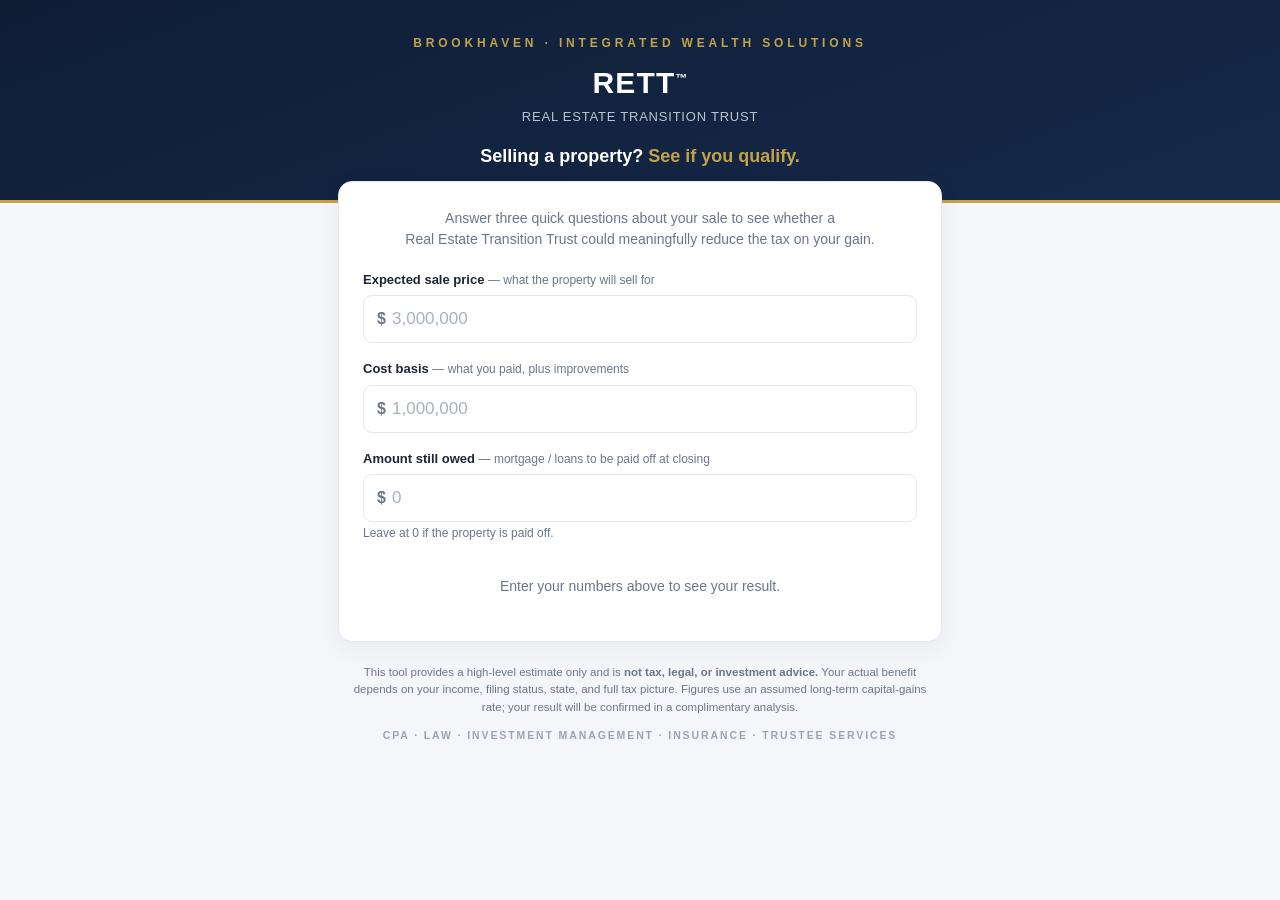
<file: lead-qualifier.html>
<!DOCTYPE html>
<html lang="en">
<head>
<meta charset="UTF-8" />
<meta name="viewport" content="width=device-width, initial-scale=1.0" />
<title>RETT — Do You Qualify? | BrookHaven</title>
<style>
  /* ----------------------------------------------------------------
     RETT lead qualifier — standalone, self-contained (no external deps).
     Safe to email or host anywhere; everything is inline.
     Tweakable knobs are grouped at the top of the <script> block.
  ----------------------------------------------------------------- */
  :root{
    --navy:#0f1e35; --navy2:#16294a; --gold:#c2a24a; --gold-d:#a9882f;
    --ink:#1d2433; --muted:#6b7689; --line:#e4e7ee; --bg:#f4f6fa;
    --green:#1f7a4d; --green-bg:#e7f4ec; --blue:#1d5fb0; --blue-bg:#e8f0fb;
    --amber:#9a6a12; --amber-bg:#fbf1dd; --grey:#5b6473; --grey-bg:#eef0f4;
  }
  *{box-sizing:border-box;margin:0;padding:0}
  body{font-family:-apple-system,BlinkMacSystemFont,"Segoe UI",Roboto,Helvetica,Arial,sans-serif;
       color:var(--ink);background:var(--bg);line-height:1.5;-webkit-font-smoothing:antialiased}
  .wrap{max-width:640px;margin:0 auto;padding:0 18px 60px}

  /* header */
  header{background:linear-gradient(160deg,var(--navy),var(--navy2));color:#fff;
         padding:34px 24px 30px;text-align:center;border-bottom:3px solid var(--gold)}
  .brand{font-size:12px;letter-spacing:.32em;color:var(--gold);font-weight:700;text-transform:uppercase}
  .logo{font-size:30px;font-weight:800;letter-spacing:.04em;margin:8px 0 2px}
  .logo sup{font-size:12px;top:-1em;letter-spacing:0}
  .tagline{font-size:13px;color:#b9c3d6;letter-spacing:.06em}
  .sub{margin-top:16px;font-size:18px;font-weight:600;color:#fff}
  .sub span{color:var(--gold)}

  /* card */
  .card{background:#fff;border:1px solid var(--line);border-radius:14px;
        box-shadow:0 6px 24px rgba(15,30,53,.06);padding:26px 24px;margin-top:-22px;position:relative;z-index:2}
  .lead{font-size:14px;color:var(--muted);margin-bottom:20px;text-align:center}

  .field{margin-bottom:16px}
  label{display:block;font-size:13px;font-weight:600;color:var(--ink);margin-bottom:6px}
  label .hint{font-weight:400;color:var(--muted);font-size:12px}
  .input-money{position:relative}
  .input-money:before{content:"$";position:absolute;left:14px;top:50%;transform:translateY(-50%);
        color:var(--muted);font-weight:600;font-size:16px}
  input[type=text]{width:100%;padding:13px 14px 13px 28px;font-size:17px;border:1.5px solid var(--line);
        border-radius:9px;color:var(--ink);background:#fff;transition:border-color .15s;font-variant-numeric:tabular-nums}
  input[type=text]:focus{outline:none;border-color:var(--gold)}
  input[type=text]::placeholder{color:#aab2c0}

  .note{font-size:12px;color:var(--muted);margin-top:2px}

  /* result */
  #result{margin-top:8px}
  .verdict{border-radius:12px;padding:20px;margin-bottom:16px;border:1px solid transparent}
  .verdict .tag{font-size:12px;font-weight:800;letter-spacing:.12em;text-transform:uppercase;margin-bottom:6px}
  .verdict h2{font-size:21px;font-weight:800;margin-bottom:8px;letter-spacing:-.01em}
  .verdict p{font-size:14.5px;color:var(--ink)}
  .v-strong{background:var(--green-bg);border-color:#bfe3cd}.v-strong .tag,.v-strong h2{color:var(--green)}
  .v-good{background:var(--blue-bg);border-color:#c6dbf5}.v-good .tag,.v-good h2{color:var(--blue)}
  .v-maybe{background:var(--amber-bg);border-color:#ecd9ad}.v-maybe .tag,.v-maybe h2{color:var(--amber)}
  .v-alt{background:var(--grey-bg);border-color:#d8dde6}.v-alt .tag,.v-alt h2{color:var(--grey)}

  .stats{display:grid;grid-template-columns:1fr 1fr;gap:1px;background:var(--line);
         border:1px solid var(--line);border-radius:10px;overflow:hidden;margin-bottom:16px}
  .stat{background:#fff;padding:14px 16px}
  .stat .k{font-size:11.5px;color:var(--muted);text-transform:uppercase;letter-spacing:.06em;font-weight:600}
  .stat .v{font-size:21px;font-weight:800;margin-top:3px;font-variant-numeric:tabular-nums;letter-spacing:-.01em}
  .stat.hero{grid-column:1/-1;background:var(--navy);}
  .stat.hero .k{color:var(--gold)}.stat.hero .v{color:#fff}
  .stat .vsub{font-size:11.5px;color:var(--muted);font-weight:500;margin-top:1px}
  .stat.hero .vsub{color:#9fb0cb}

  .alt-list{margin:10px 0 0;padding-left:18px;font-size:13.5px;color:var(--ink)}
  .alt-list li{margin:3px 0}

  .cta{display:block;width:100%;text-align:center;background:linear-gradient(160deg,var(--gold),var(--gold-d));
       color:var(--navy);font-weight:800;font-size:16px;letter-spacing:.02em;padding:15px;border:none;
       border-radius:10px;text-decoration:none;cursor:pointer;box-shadow:0 4px 14px rgba(169,136,47,.28)}
  .cta:hover{filter:brightness(1.04)}
  .cta.secondary{background:#fff;color:var(--navy);border:1.5px solid var(--navy);box-shadow:none;margin-top:10px}

  .empty{text-align:center;color:var(--muted);font-size:14px;padding:18px 0}

  footer{margin-top:22px;font-size:11.5px;color:var(--muted);text-align:center;padding:0 6px}
  footer .lines{margin-top:12px;color:#9aa4b3;letter-spacing:.18em;font-size:10.5px;font-weight:700}

  @media (max-width:480px){.logo{font-size:25px}.sub{font-size:16px}.stat .v{font-size:19px}}
</style>
</head>
<body>
  <header>
    <div class="brand">BrookHaven &middot; Integrated Wealth Solutions</div>
    <div class="logo">RETT<sup>&trade;</sup></div>
    <div class="tagline">REAL ESTATE TRANSITION TRUST</div>
    <div class="sub">Selling a property? <span>See if you qualify.</span></div>
  </header>

  <div class="wrap">
    <div class="card">
      <p class="lead">Answer three quick questions about your sale to see whether a
        Real&nbsp;Estate&nbsp;Transition&nbsp;Trust could meaningfully reduce the tax on your gain.</p>

      <div class="field">
        <label for="sale">Expected sale price <span class="hint">— what the property will sell for</span></label>
        <div class="input-money"><input id="sale" type="text" inputmode="numeric" placeholder="3,000,000" autocomplete="off" /></div>
      </div>

      <div class="field">
        <label for="basis">Cost basis <span class="hint">— what you paid, plus improvements</span></label>
        <div class="input-money"><input id="basis" type="text" inputmode="numeric" placeholder="1,000,000" autocomplete="off" /></div>
      </div>

      <div class="field">
        <label for="debt">Amount still owed <span class="hint">— mortgage / loans to be paid off at closing</span></label>
        <div class="input-money"><input id="debt" type="text" inputmode="numeric" placeholder="0" autocomplete="off" /></div>
        <div class="note">Leave at 0 if the property is paid off.</div>
      </div>

      <div id="result">
        <div class="empty">Enter your numbers above to see your result.</div>
      </div>
    </div>

    <footer>
      This tool provides a high-level estimate only and is <strong>not tax, legal, or investment advice.</strong>
      Your actual benefit depends on your income, filing status, state, and full tax picture. Figures use an
      assumed long-term capital-gains rate; your result will be confirmed in a complimentary analysis.
      <div class="lines">CPA &middot; LAW &middot; INVESTMENT MANAGEMENT &middot; INSURANCE &middot; TRUSTEE SERVICES</div>
    </footer>
  </div>

<script>
(function(){
  /* ===================== TWEAKABLE KNOBS =========================
     Two independent axes (advisor 2026-06-12):
       GAIN  = sale - basis           -> the tax opportunity. Want >= $1M.
       AVAIL = sale - debt            -> capital we can actually invest.
                                         MORE DEBT = LESS AVAIL = WORSE.
     Best fit = >= $1M gain AND enough available capital to offset the
     whole gain in one year (~$1.7M), with ~$3M+ being a great fit.
  ================================================================ */
  var GAIN_STRONG  = 1000000;  // >= $1M gain  -> meets the primary bar
  var GAIN_MED     =  500000;  // $500k-$1M    -> some benefit, below the bar

  var AVAIL_GREAT  = 3000000;  // >= $3M to invest -> great (full-scale deployment)
  var AVAIL_STRONG = 1700000;  // >= $1.7M         -> strong (offset the gain in one year)
  var AVAIL_MED    = 1000000;  // >= $1M           -> workable; below this, debt caps the benefit

  var LTCG_RATE  = 0.20;      // federal long-term cap-gains rate (high earners)
  var NIIT_RATE  = 0.038;     // net investment income tax
  var CG_RATE    = LTCG_RATE + NIIT_RATE;   // ~23.8% federal; state adds more

  // ---- the booking link / phone the CTA points to (EDIT THESE) ----
  var BOOK_URL = "mailto:info@brookhaven.example?subject=RETT%20Analysis%20Request";
  var PHONE    = "";          // e.g. "tel:+14045551234"; leave "" to hide

  // ----------------------------------------------------------------
  var $ = function(id){ return document.getElementById(id); };
  var fmt = function(n){ return n.toLocaleString('en-US',{maximumFractionDigits:0}); };
  var money = function(n){ return '$' + fmt(Math.round(n)); };

  // currency-format an input as the user types
  function attachMoney(el){
    el.addEventListener('input', function(){
      var caretEnd = el.selectionStart === el.value.length;
      var digits = el.value.replace(/[^0-9]/g,'');
      el.value = digits ? Number(digits).toLocaleString('en-US') : '';
      if(caretEnd){ el.selectionStart = el.selectionEnd = el.value.length; }
      compute();
    });
  }
  function val(id){ return Number(($(id).value || '').replace(/[^0-9]/g,'')) || 0; }

  var TIERS = {
    great: {
      cls:'v-strong', tag:'Great fit',
      h:'You’re exactly who RETT is built for.',
      p:'A $1M+ gain with this much capital free to invest lets us deploy the strategy at full scale and offset the gain efficiently — often in a single year. This is a great fit. The next step is a complimentary, no-obligation analysis of your exact numbers.'
    },
    strong: {
      cls:'v-strong', tag:'Strong fit',
      h:'You look like a strong candidate for RETT.',
      p:'With $1M+ of gain and enough capital free to invest, we can typically offset the gain in one year and produce a meaningful, multiples-of-fees net benefit — especially with our supplemental strategies layered in. Let’s run your exact numbers.'
    },
    medium: {
      cls:'v-good', tag:'Medium fit',
      h:'There’s likely a real benefit — just below the ideal range.',
      p:'Either your gain or the capital you have free to invest is a bit under the level where RETT shines most, but there’s usually still meaningful benefit after fees. A full analysis will confirm the figure for your income, state, and timing.'
    },
    debtheavy: {
      cls:'v-maybe', tag:'Limited by debt',
      h:'Strong gain — but the debt is the holdup.',
      p:'Your gain is right where we like it, but most of your proceeds go to paying off what you owe, leaving limited capital to actually put the strategy to work. The benefit is capped by how much you can invest. It can still be worth a conversation — sometimes the timing or structure can be adjusted to free up more.'
    },
    low: {
      cls:'v-maybe', tag:'Limited fit',
      h:'There may be some benefit, but it’s likely modest.',
      p:'Both the gain and the capital available to invest are on the lighter side, so the planning cost is closer to the benefit. A quick conversation will tell us whether RETT or a simpler approach is the better move for you.'
    },
    alt: {
      cls:'v-alt', tag:'Other options may fit better',
      h:'RETT may not be the most efficient fit at this level.',
      p:'Your gain is modest, so the planning cost may outweigh the benefit. These approaches are often a better match — and we’re happy to point you in the right direction:',
      alts:['1031 like-kind exchange (defer by reinvesting in real estate)',
            'Installment sale (spread the gain over several years)',
            'Qualified Opportunity Zone investment',
            'Charitable remainder trust (income + tax deduction)']
    },
    nogain: {
      cls:'v-alt', tag:'No taxable gain',
      h:'There’s little or no capital gain to plan around.',
      p:'Your sale price is at or below your cost basis, so there isn’t a meaningful capital-gains tax for RETT to reduce. If your numbers change, come back and re-check.'
    },
    noequity: {
      cls:'v-maybe', tag:'No capital left to invest',
      h:'Your debt is as large as the sale.',
      p:'After the loans are paid there’s essentially no cash left to put the strategy to work, so RETT can’t add value here. If the debt or sale price changes, come back and re-check.'
    }
  };

  function ctaBlock(){
    var html = '<a class="cta" href="'+BOOK_URL+'">Book my free analysis &rarr;</a>';
    if(PHONE){ html += '<a class="cta secondary" href="'+PHONE+'">Or call us</a>'; }
    return html;
  }

  function render(tierKey, gain, avail, tax){
    var t = TIERS[tierKey];
    var altHtml = t.alts ? '<ul class="alt-list"><li>'+t.alts.join('</li><li>')+'</li></ul>' : '';
    var statsHtml = '';
    if(gain > 0){
      statsHtml =
        '<div class="stats">' +
          '<div class="stat hero"><div class="k">Est. capital-gains tax exposure</div>' +
            '<div class="v">'+money(tax)+'</div>' +
            '<div class="vsub">~'+Math.round(CG_RATE*100)+'% federal (LT cap gains + NIIT) — your state adds more</div></div>' +
          '<div class="stat"><div class="k">Capital gain</div><div class="v">'+money(gain)+'</div>' +
            '<div class="vsub">sale price &minus; cost basis</div></div>' +
          '<div class="stat"><div class="k">Capital free to invest</div><div class="v">'+money(avail)+'</div>' +
            '<div class="vsub">sale price &minus; debt owed</div></div>' +
        '</div>';
    }
    $('result').innerHTML =
      statsHtml +
      '<div class="verdict '+t.cls+'">' +
        '<div class="tag">'+t.tag+'</div>' +
        '<h2>'+t.h+'</h2>' +
        '<p>'+t.p+'</p>' + altHtml +
      '</div>' +
      ctaBlock();
  }

  function compute(){
    var sale = val('sale'), basis = val('basis'), debt = val('debt');
    if(sale <= 0){ $('result').innerHTML = '<div class="empty">Enter your numbers above to see your result.</div>'; return; }

    var gain  = Math.max(0, sale - basis);   // the tax opportunity
    var avail = Math.max(0, sale - debt);    // capital free to invest (more debt = less = worse)
    var tax   = gain * CG_RATE;

    var tier;
    if(gain <= 0)               tier = 'nogain';        // sale <= basis
    else if(avail <= 0)         tier = 'noequity';      // debt >= sale, nothing to invest
    else if(gain >= GAIN_STRONG){                       // ---- meets the $1M gain bar ----
      if(avail >= AVAIL_GREAT)       tier = 'great';    // $1M+ gain & $3M+ to invest
      else if(avail >= AVAIL_STRONG) tier = 'strong';   // $1M+ gain & $1.7M+ to invest
      else if(avail >= AVAIL_MED)    tier = 'medium';   // $1M+ gain & $1M+ to invest
      else                           tier = 'debtheavy';// strong gain, but debt caps the capital
    } else if(gain >= GAIN_MED){                        // ---- $500k-$1M gain (below bar) ----
      if(avail >= AVAIL_STRONG)      tier = 'medium';   // light gain but plenty of capital
      else                           tier = 'low';
    } else {                                            // ---- gain < $500k ----
      tier = 'alt';
    }

    render(tier, gain, avail, tax);
  }

  ['sale','basis','debt'].forEach(function(id){ attachMoney($(id)); });
})();
</script>
</body>
</html>
</file>
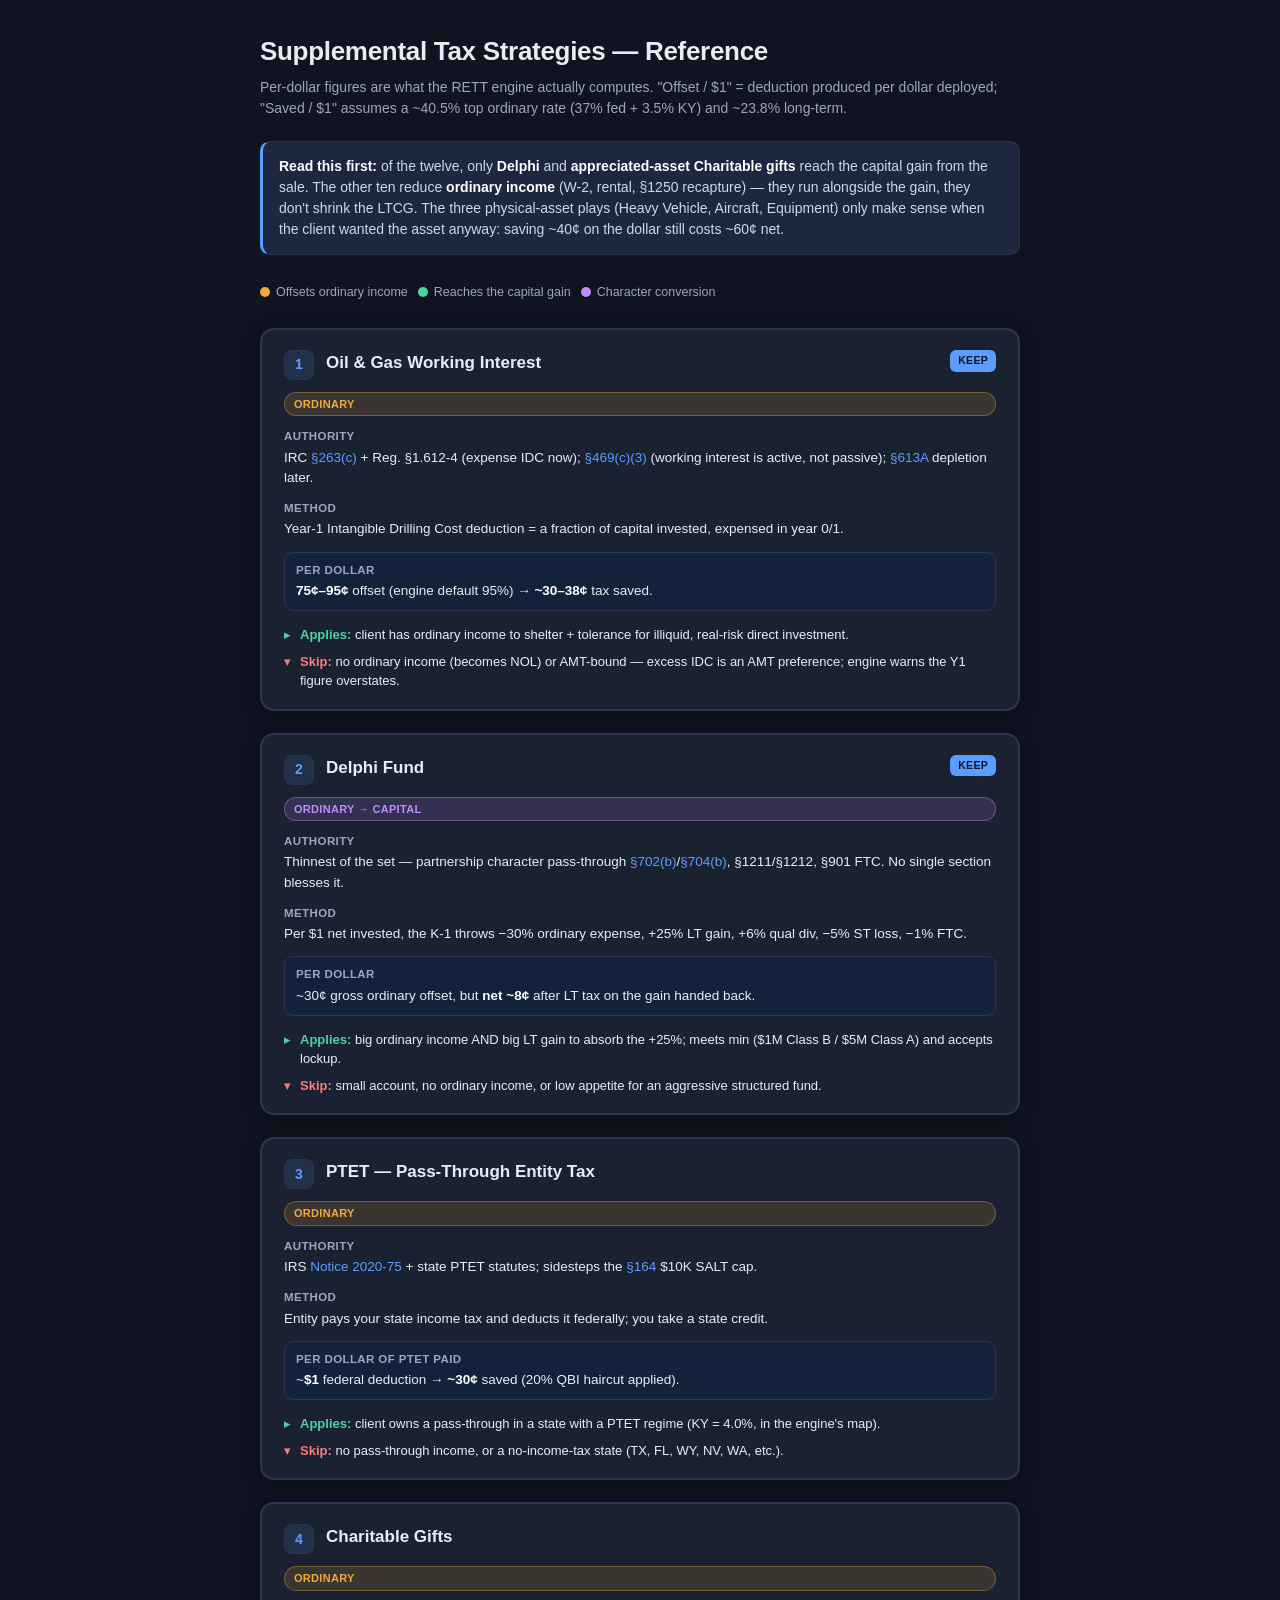
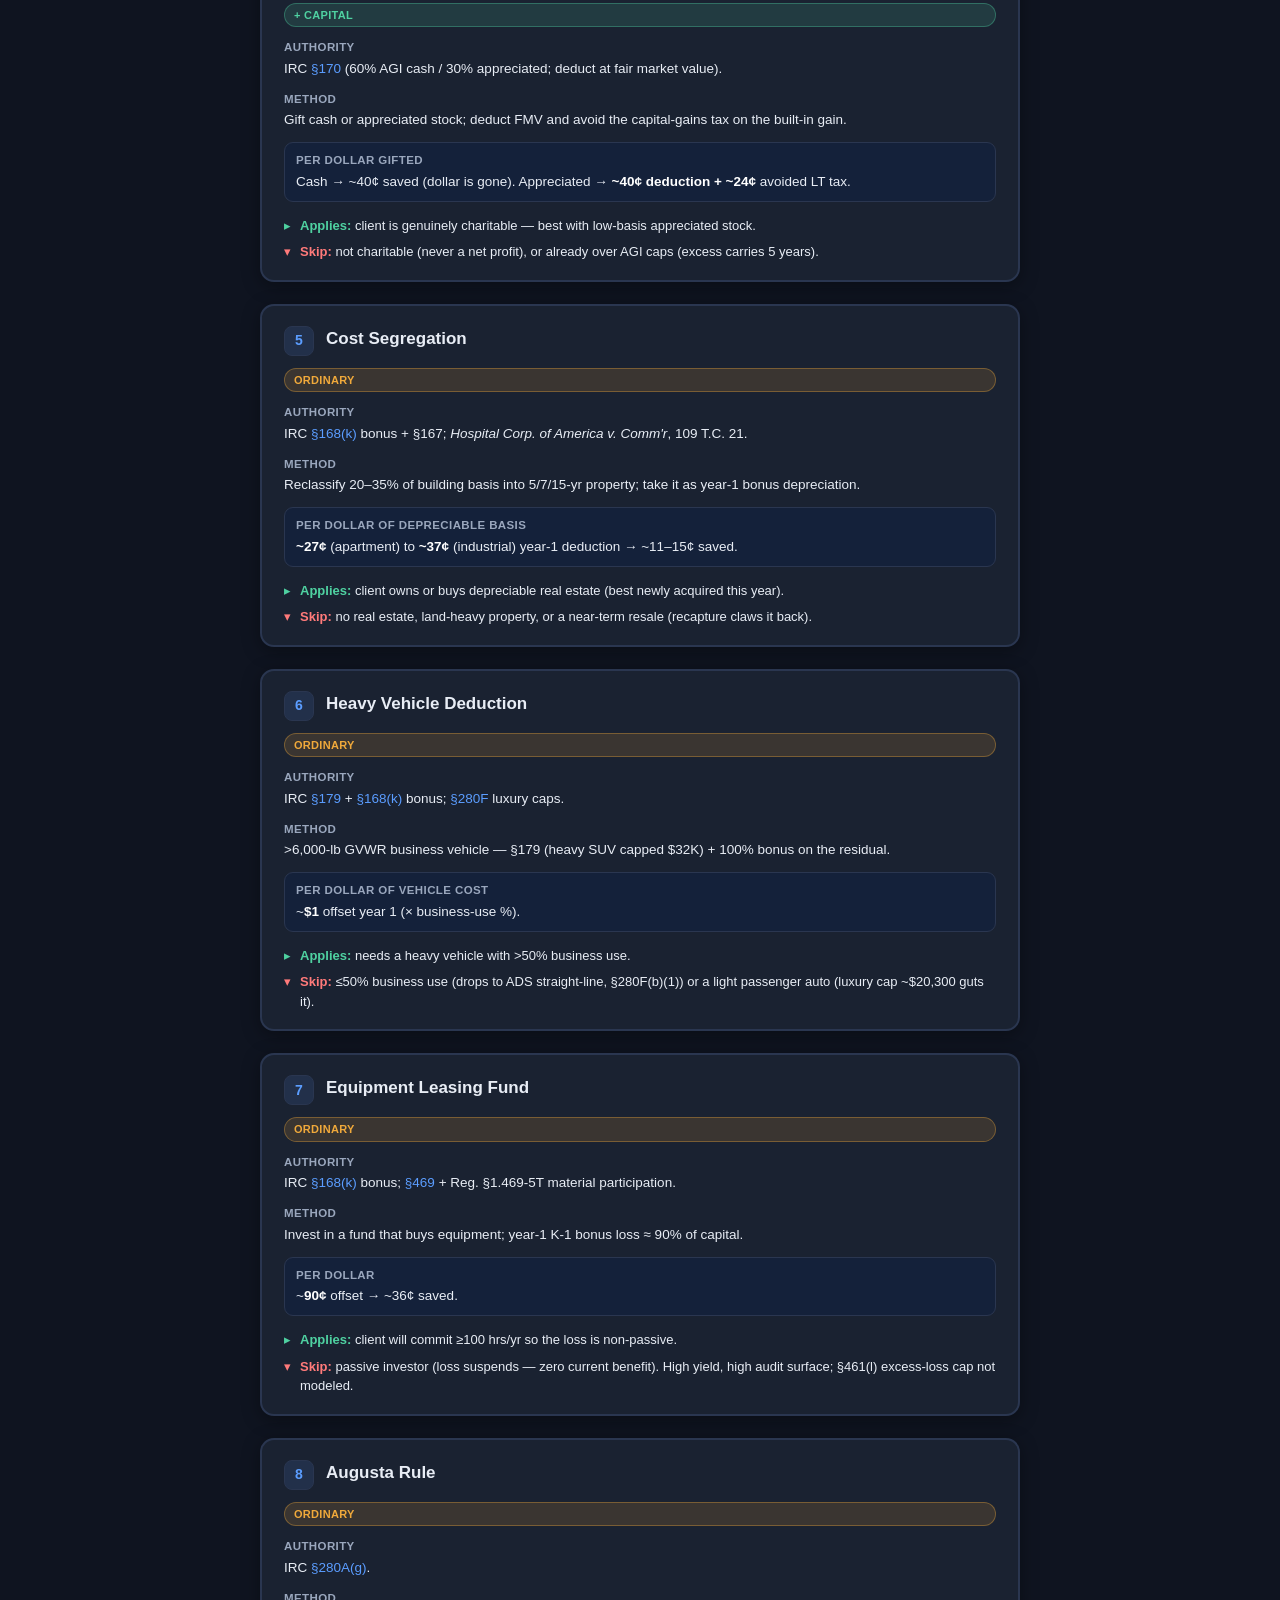
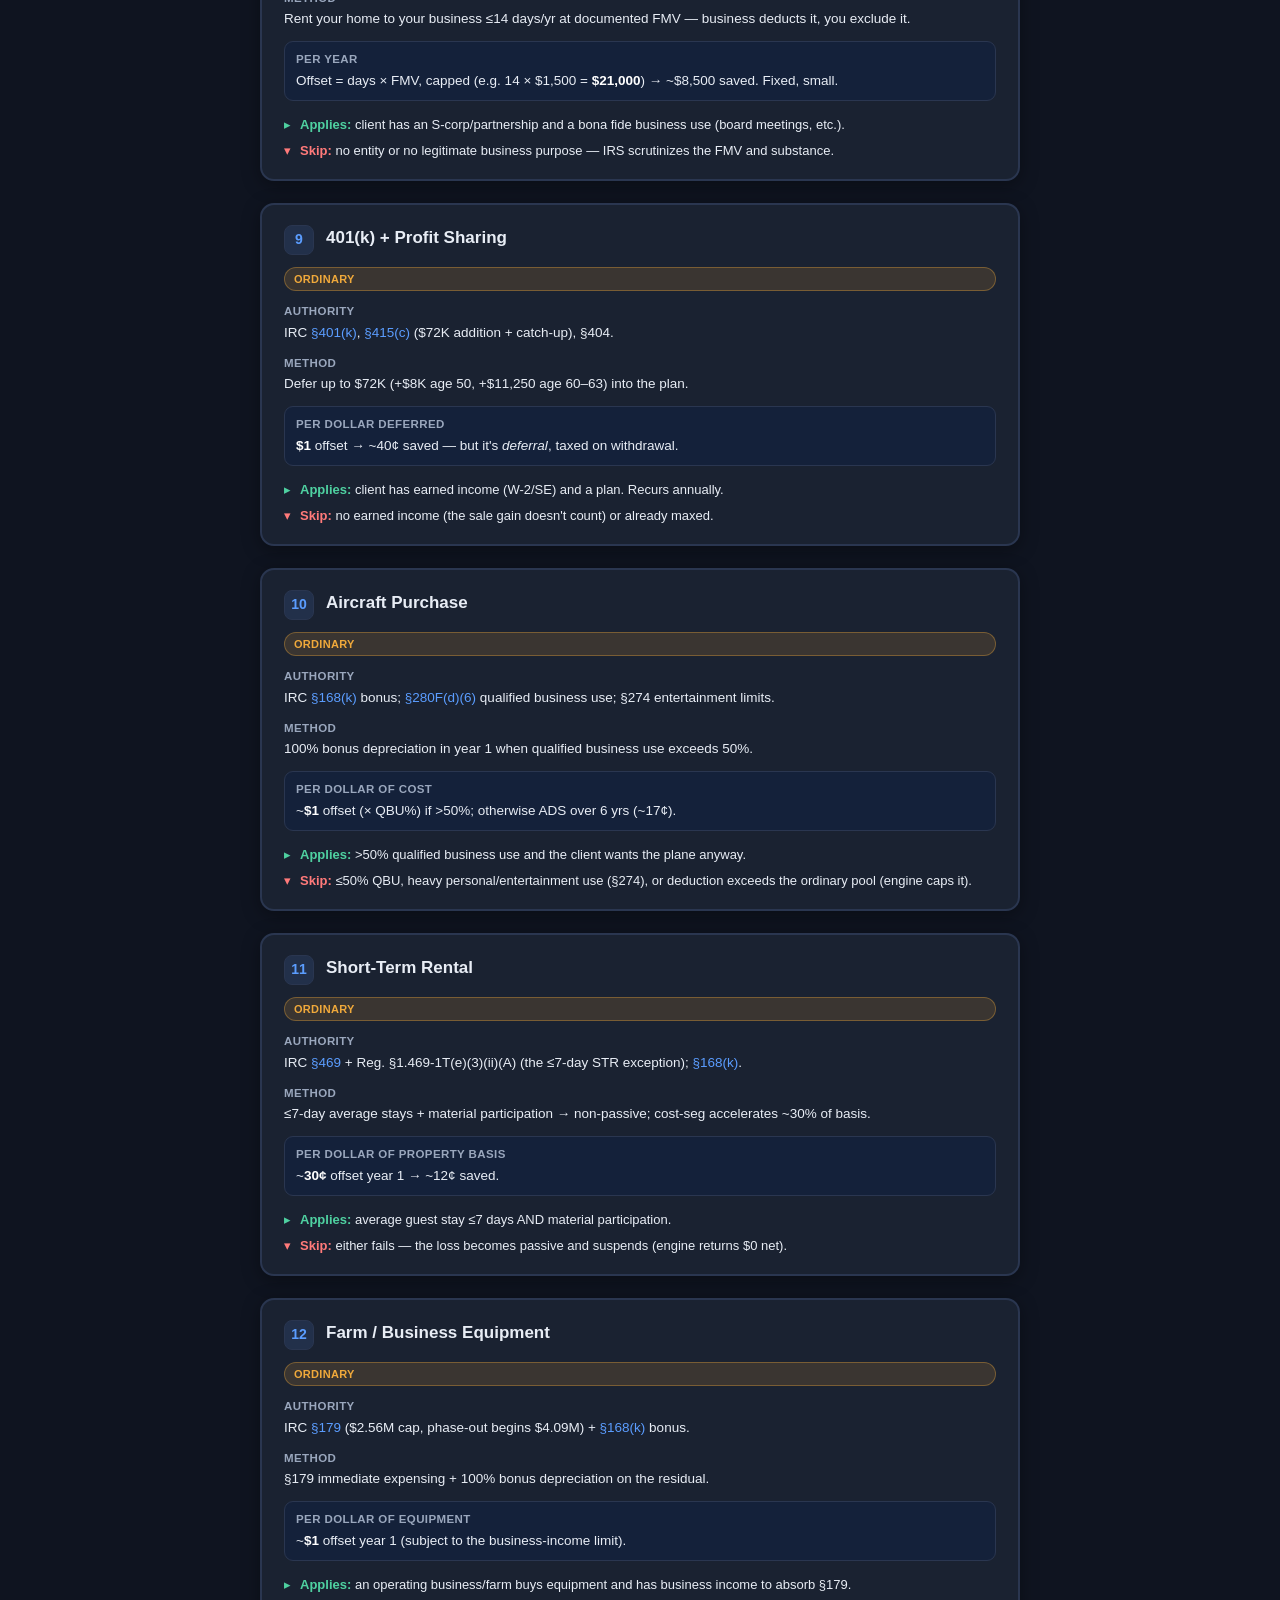
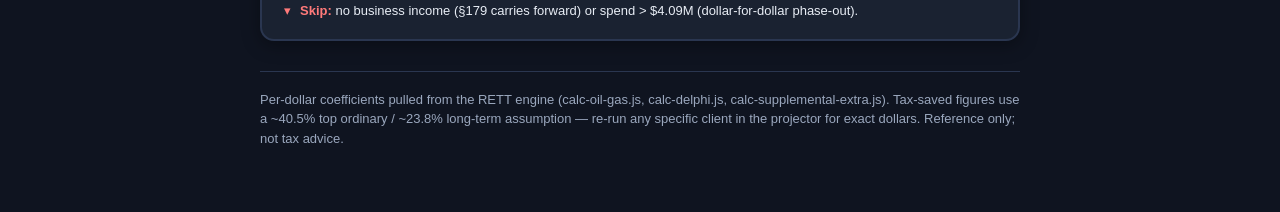
<file: supplemental-strategies-reference.html>
<!DOCTYPE html>
<html lang="en">
<head>
<meta charset="utf-8">
<meta name="viewport" content="width=device-width, initial-scale=1">
<title>Supplemental Strategies — Reference Cards</title>
<style>
  :root{
    --bg:#0f1420; --card:#1a2231; --ink:#e8edf5; --muted:#9aa7bd;
    --line:#2a3650; --accent:#5b9dff; --ord:#f0a93b; --cap:#4fd1a1;
    --char:#c08bff; --skip:#ff7a7a; --apply:#4fd1a1;
  }
  *{box-sizing:border-box}
  body{
    margin:0; background:var(--bg); color:var(--ink);
    font:15px/1.5 -apple-system,BlinkMacSystemFont,"Segoe UI",Roboto,Helvetica,Arial,sans-serif;
    padding:32px 24px 64px;
  }
  .wrap{max-width:760px;margin:0 auto}
  h1{font-size:26px;margin:0 0 6px;letter-spacing:-.3px}
  .sub{color:var(--muted);margin:0 0 22px;font-size:14px}
  .note{
    background:#1d2740;border:1px solid var(--line);border-left:3px solid var(--accent);
    border-radius:10px;padding:14px 16px;margin:0 0 28px;color:#cdd8ec;font-size:14px;
  }
  .note b{color:#fff}
  .legend{display:flex;flex-wrap:wrap;gap:10px;margin:0 0 26px;font-size:12.5px}
  .legend span{display:inline-flex;align-items:center;gap:6px;color:var(--muted)}
  .dot{width:10px;height:10px;border-radius:50%}
  .grid{display:flex;flex-direction:column;gap:22px}
  .card{
    background:var(--card);border:2px solid var(--line);border-radius:14px;
    padding:20px 22px 18px;display:flex;flex-direction:column;gap:12px;
    box-shadow:0 4px 18px rgba(0,0,0,.35);
  }
  .chead{display:flex;align-items:flex-start;gap:12px}
  .num{
    flex:none;width:30px;height:30px;border-radius:8px;background:#22304a;
    display:flex;align-items:center;justify-content:center;font-weight:700;
    font-size:14px;color:var(--accent);border:1px solid var(--line);
  }
  .name{font-size:17px;font-weight:700;line-height:1.25;margin:2px 0 0}
  .badge{
    display:inline-block;font-size:11px;font-weight:700;letter-spacing:.3px;
    padding:3px 9px;border-radius:999px;text-transform:uppercase;
  }
  .b-ord{background:rgba(240,169,59,.15);color:var(--ord);border:1px solid rgba(240,169,59,.35)}
  .b-cap{background:rgba(79,209,161,.15);color:var(--cap);border:1px solid rgba(79,209,161,.35)}
  .b-char{background:rgba(192,139,255,.15);color:var(--char);border:1px solid rgba(192,139,255,.4)}
  .row{font-size:13.5px}
  .lab{color:var(--muted);font-weight:600;font-size:11.5px;text-transform:uppercase;letter-spacing:.4px;display:block;margin-bottom:2px}
  .auth a{color:var(--accent);text-decoration:none}
  .auth a:hover{text-decoration:underline}
  .perdollar{
    background:#14213a;border:1px solid var(--line);border-radius:9px;
    padding:9px 11px;font-size:13.5px;
  }
  .perdollar b{color:#fff}
  .gate{display:grid;grid-template-columns:1fr;gap:7px;margin-top:2px}
  .gate div{font-size:13px;padding-left:16px;position:relative}
  .gate .apply::before{content:"▸";position:absolute;left:0;color:var(--apply)}
  .gate .skip::before{content:"▾";position:absolute;left:0;color:var(--skip)}
  .gate .apply b{color:var(--apply)}
  .gate .skip b{color:var(--skip)}
  .keep{margin-left:auto;font-size:10.5px;font-weight:700;color:#0f1420;background:var(--accent);padding:3px 8px;border-radius:6px;letter-spacing:.3px}
  footer{color:var(--muted);font-size:13px;margin-top:30px;border-top:1px solid var(--line);padding-top:18px}
  @media print{
    body{background:#fff;color:#111;padding:0}
    .card{break-inside:avoid;border:1px solid #ccc;box-shadow:none;background:#fff}
    .note,.perdollar{background:#f4f6fa}
    .num{background:#eef2f8}
    .auth a{color:#1a5fd0}
  }
</style>
</head>
<body>
<div class="wrap">
  <h1>Supplemental Tax Strategies — Reference</h1>
  <p class="sub">Per-dollar figures are what the RETT engine actually computes. "Offset / $1" = deduction produced per dollar deployed; "Saved / $1" assumes a ~40.5% top ordinary rate (37% fed + 3.5% KY) and ~23.8% long-term.</p>

  <div class="note">
    <b>Read this first:</b> of the twelve, only <b>Delphi</b> and <b>appreciated-asset Charitable gifts</b> reach the capital gain from the sale. The other ten reduce <b>ordinary income</b> (W-2, rental, §1250 recapture) — they run alongside the gain, they don't shrink the LTCG. The three physical-asset plays (Heavy Vehicle, Aircraft, Equipment) only make sense when the client wanted the asset anyway: saving ~40¢ on the dollar still costs ~60¢ net.
  </div>

  <div class="legend">
    <span><span class="dot" style="background:var(--ord)"></span>Offsets ordinary income</span>
    <span><span class="dot" style="background:var(--cap)"></span>Reaches the capital gain</span>
    <span><span class="dot" style="background:var(--char)"></span>Character conversion</span>
  </div>

  <div class="grid">

    <!-- 1 -->
    <div class="card">
      <div class="chead">
        <div class="num">1</div>
        <div><h2 class="name">Oil &amp; Gas Working Interest</h2></div>
        <span class="keep">KEEP</span>
      </div>
      <span class="badge b-ord">Ordinary</span>
      <div class="row auth"><span class="lab">Authority</span>IRC <a href="https://www.law.cornell.edu/uscode/text/26/263" target="_blank">§263(c)</a> + Reg. §1.612-4 (expense IDC now); <a href="https://www.law.cornell.edu/uscode/text/26/469" target="_blank">§469(c)(3)</a> (working interest is active, not passive); <a href="https://www.law.cornell.edu/uscode/text/26/613A" target="_blank">§613A</a> depletion later.</div>
      <div class="row"><span class="lab">Method</span>Year-1 Intangible Drilling Cost deduction = a fraction of capital invested, expensed in year 0/1.</div>
      <div class="perdollar"><span class="lab">Per dollar</span><b>75¢–95¢</b> offset (engine default 95%) → <b>~30–38¢</b> tax saved.</div>
      <div class="gate">
        <div class="apply"><b>Applies:</b> client has ordinary income to shelter + tolerance for illiquid, real-risk direct investment.</div>
        <div class="skip"><b>Skip:</b> no ordinary income (becomes NOL) or AMT-bound — excess IDC is an AMT preference; engine warns the Y1 figure overstates.</div>
      </div>
    </div>

    <!-- 2 -->
    <div class="card">
      <div class="chead">
        <div class="num">2</div>
        <div><h2 class="name">Delphi Fund</h2></div>
        <span class="keep">KEEP</span>
      </div>
      <span class="badge b-char">Ordinary → Capital</span>
      <div class="row auth"><span class="lab">Authority</span>Thinnest of the set — partnership character pass-through <a href="https://www.law.cornell.edu/uscode/text/26/702" target="_blank">§702(b)</a>/<a href="https://www.law.cornell.edu/uscode/text/26/704" target="_blank">§704(b)</a>, §1211/§1212, §901 FTC. No single section blesses it.</div>
      <div class="row"><span class="lab">Method</span>Per $1 net invested, the K-1 throws −30% ordinary expense, +25% LT gain, +6% qual div, −5% ST loss, −1% FTC.</div>
      <div class="perdollar"><span class="lab">Per dollar</span>~30¢ gross ordinary offset, but <b>net ~8¢</b> after LT tax on the gain handed back.</div>
      <div class="gate">
        <div class="apply"><b>Applies:</b> big ordinary income AND big LT gain to absorb the +25%; meets min ($1M Class B / $5M Class A) and accepts lockup.</div>
        <div class="skip"><b>Skip:</b> small account, no ordinary income, or low appetite for an aggressive structured fund.</div>
      </div>
    </div>

    <!-- 3 -->
    <div class="card">
      <div class="chead">
        <div class="num">3</div>
        <div><h2 class="name">PTET — Pass-Through Entity Tax</h2></div>
      </div>
      <span class="badge b-ord">Ordinary</span>
      <div class="row auth"><span class="lab">Authority</span>IRS <a href="https://www.irs.gov/pub/irs-drop/n-20-75.pdf" target="_blank">Notice 2020-75</a> + state PTET statutes; sidesteps the <a href="https://www.law.cornell.edu/uscode/text/26/164" target="_blank">§164</a> $10K SALT cap.</div>
      <div class="row"><span class="lab">Method</span>Entity pays your state income tax and deducts it federally; you take a state credit.</div>
      <div class="perdollar"><span class="lab">Per dollar of PTET paid</span>~<b>$1</b> federal deduction → <b>~30¢</b> saved (20% QBI haircut applied).</div>
      <div class="gate">
        <div class="apply"><b>Applies:</b> client owns a pass-through in a state with a PTET regime (KY = 4.0%, in the engine's map).</div>
        <div class="skip"><b>Skip:</b> no pass-through income, or a no-income-tax state (TX, FL, WY, NV, WA, etc.).</div>
      </div>
    </div>

    <!-- 4 -->
    <div class="card">
      <div class="chead">
        <div class="num">4</div>
        <div><h2 class="name">Charitable Gifts</h2></div>
      </div>
      <span class="badge b-ord">Ordinary</span> <span class="badge b-cap">+ Capital</span>
      <div class="row auth"><span class="lab">Authority</span>IRC <a href="https://www.law.cornell.edu/uscode/text/26/170" target="_blank">§170</a> (60% AGI cash / 30% appreciated; deduct at fair market value).</div>
      <div class="row"><span class="lab">Method</span>Gift cash or appreciated stock; deduct FMV and avoid the capital-gains tax on the built-in gain.</div>
      <div class="perdollar"><span class="lab">Per dollar gifted</span>Cash → ~40¢ saved (dollar is gone). Appreciated → <b>~40¢ deduction + ~24¢</b> avoided LT tax.</div>
      <div class="gate">
        <div class="apply"><b>Applies:</b> client is genuinely charitable — best with low-basis appreciated stock.</div>
        <div class="skip"><b>Skip:</b> not charitable (never a net profit), or already over AGI caps (excess carries 5 years).</div>
      </div>
    </div>

    <!-- 5 -->
    <div class="card">
      <div class="chead">
        <div class="num">5</div>
        <div><h2 class="name">Cost Segregation</h2></div>
      </div>
      <span class="badge b-ord">Ordinary</span>
      <div class="row auth"><span class="lab">Authority</span>IRC <a href="https://www.law.cornell.edu/uscode/text/26/168" target="_blank">§168(k)</a> bonus + §167; <i>Hospital Corp. of America v. Comm'r</i>, 109 T.C. 21.</div>
      <div class="row"><span class="lab">Method</span>Reclassify 20–35% of building basis into 5/7/15-yr property; take it as year-1 bonus depreciation.</div>
      <div class="perdollar"><span class="lab">Per dollar of depreciable basis</span><b>~27¢</b> (apartment) to <b>~37¢</b> (industrial) year-1 deduction → ~11–15¢ saved.</div>
      <div class="gate">
        <div class="apply"><b>Applies:</b> client owns or buys depreciable real estate (best newly acquired this year).</div>
        <div class="skip"><b>Skip:</b> no real estate, land-heavy property, or a near-term resale (recapture claws it back).</div>
      </div>
    </div>

    <!-- 6 -->
    <div class="card">
      <div class="chead">
        <div class="num">6</div>
        <div><h2 class="name">Heavy Vehicle Deduction</h2></div>
      </div>
      <span class="badge b-ord">Ordinary</span>
      <div class="row auth"><span class="lab">Authority</span>IRC <a href="https://www.law.cornell.edu/uscode/text/26/179" target="_blank">§179</a> + <a href="https://www.law.cornell.edu/uscode/text/26/168" target="_blank">§168(k)</a> bonus; <a href="https://www.law.cornell.edu/uscode/text/26/280F" target="_blank">§280F</a> luxury caps.</div>
      <div class="row"><span class="lab">Method</span>&gt;6,000-lb GVWR business vehicle — §179 (heavy SUV capped $32K) + 100% bonus on the residual.</div>
      <div class="perdollar"><span class="lab">Per dollar of vehicle cost</span>~<b>$1</b> offset year 1 (× business-use %).</div>
      <div class="gate">
        <div class="apply"><b>Applies:</b> needs a heavy vehicle with &gt;50% business use.</div>
        <div class="skip"><b>Skip:</b> ≤50% business use (drops to ADS straight-line, §280F(b)(1)) or a light passenger auto (luxury cap ~$20,300 guts it).</div>
      </div>
    </div>

    <!-- 7 -->
    <div class="card">
      <div class="chead">
        <div class="num">7</div>
        <div><h2 class="name">Equipment Leasing Fund</h2></div>
      </div>
      <span class="badge b-ord">Ordinary</span>
      <div class="row auth"><span class="lab">Authority</span>IRC <a href="https://www.law.cornell.edu/uscode/text/26/168" target="_blank">§168(k)</a> bonus; <a href="https://www.law.cornell.edu/uscode/text/26/469" target="_blank">§469</a> + Reg. §1.469-5T material participation.</div>
      <div class="row"><span class="lab">Method</span>Invest in a fund that buys equipment; year-1 K-1 bonus loss ≈ 90% of capital.</div>
      <div class="perdollar"><span class="lab">Per dollar</span>~<b>90¢</b> offset → ~36¢ saved.</div>
      <div class="gate">
        <div class="apply"><b>Applies:</b> client will commit ≥100 hrs/yr so the loss is non-passive.</div>
        <div class="skip"><b>Skip:</b> passive investor (loss suspends — zero current benefit). High yield, high audit surface; §461(l) excess-loss cap not modeled.</div>
      </div>
    </div>

    <!-- 8 -->
    <div class="card">
      <div class="chead">
        <div class="num">8</div>
        <div><h2 class="name">Augusta Rule</h2></div>
      </div>
      <span class="badge b-ord">Ordinary</span>
      <div class="row auth"><span class="lab">Authority</span>IRC <a href="https://www.law.cornell.edu/uscode/text/26/280A" target="_blank">§280A(g)</a>.</div>
      <div class="row"><span class="lab">Method</span>Rent your home to your business ≤14 days/yr at documented FMV — business deducts it, you exclude it.</div>
      <div class="perdollar"><span class="lab">Per year</span>Offset = days × FMV, capped (e.g. 14 × $1,500 = <b>$21,000</b>) → ~$8,500 saved. Fixed, small.</div>
      <div class="gate">
        <div class="apply"><b>Applies:</b> client has an S-corp/partnership and a bona fide business use (board meetings, etc.).</div>
        <div class="skip"><b>Skip:</b> no entity or no legitimate business purpose — IRS scrutinizes the FMV and substance.</div>
      </div>
    </div>

    <!-- 9 -->
    <div class="card">
      <div class="chead">
        <div class="num">9</div>
        <div><h2 class="name">401(k) + Profit Sharing</h2></div>
      </div>
      <span class="badge b-ord">Ordinary</span>
      <div class="row auth"><span class="lab">Authority</span>IRC <a href="https://www.law.cornell.edu/uscode/text/26/401" target="_blank">§401(k)</a>, <a href="https://www.law.cornell.edu/uscode/text/26/415" target="_blank">§415(c)</a> ($72K addition + catch-up), §404.</div>
      <div class="row"><span class="lab">Method</span>Defer up to $72K (+$8K age 50, +$11,250 age 60–63) into the plan.</div>
      <div class="perdollar"><span class="lab">Per dollar deferred</span><b>$1</b> offset → ~40¢ saved — but it's <i>deferral</i>, taxed on withdrawal.</div>
      <div class="gate">
        <div class="apply"><b>Applies:</b> client has earned income (W-2/SE) and a plan. Recurs annually.</div>
        <div class="skip"><b>Skip:</b> no earned income (the sale gain doesn't count) or already maxed.</div>
      </div>
    </div>

    <!-- 10 -->
    <div class="card">
      <div class="chead">
        <div class="num">10</div>
        <div><h2 class="name">Aircraft Purchase</h2></div>
      </div>
      <span class="badge b-ord">Ordinary</span>
      <div class="row auth"><span class="lab">Authority</span>IRC <a href="https://www.law.cornell.edu/uscode/text/26/168" target="_blank">§168(k)</a> bonus; <a href="https://www.law.cornell.edu/uscode/text/26/280F" target="_blank">§280F(d)(6)</a> qualified business use; §274 entertainment limits.</div>
      <div class="row"><span class="lab">Method</span>100% bonus depreciation in year 1 when qualified business use exceeds 50%.</div>
      <div class="perdollar"><span class="lab">Per dollar of cost</span>~<b>$1</b> offset (× QBU%) if &gt;50%; otherwise ADS over 6 yrs (~17¢).</div>
      <div class="gate">
        <div class="apply"><b>Applies:</b> &gt;50% qualified business use and the client wants the plane anyway.</div>
        <div class="skip"><b>Skip:</b> ≤50% QBU, heavy personal/entertainment use (§274), or deduction exceeds the ordinary pool (engine caps it).</div>
      </div>
    </div>

    <!-- 11 -->
    <div class="card">
      <div class="chead">
        <div class="num">11</div>
        <div><h2 class="name">Short-Term Rental</h2></div>
      </div>
      <span class="badge b-ord">Ordinary</span>
      <div class="row auth"><span class="lab">Authority</span>IRC <a href="https://www.law.cornell.edu/uscode/text/26/469" target="_blank">§469</a> + Reg. §1.469-1T(e)(3)(ii)(A) (the ≤7-day STR exception); <a href="https://www.law.cornell.edu/uscode/text/26/168" target="_blank">§168(k)</a>.</div>
      <div class="row"><span class="lab">Method</span>≤7-day average stays + material participation → non-passive; cost-seg accelerates ~30% of basis.</div>
      <div class="perdollar"><span class="lab">Per dollar of property basis</span>~<b>30¢</b> offset year 1 → ~12¢ saved.</div>
      <div class="gate">
        <div class="apply"><b>Applies:</b> average guest stay ≤7 days AND material participation.</div>
        <div class="skip"><b>Skip:</b> either fails — the loss becomes passive and suspends (engine returns $0 net).</div>
      </div>
    </div>

    <!-- 12 -->
    <div class="card">
      <div class="chead">
        <div class="num">12</div>
        <div><h2 class="name">Farm / Business Equipment</h2></div>
      </div>
      <span class="badge b-ord">Ordinary</span>
      <div class="row auth"><span class="lab">Authority</span>IRC <a href="https://www.law.cornell.edu/uscode/text/26/179" target="_blank">§179</a> ($2.56M cap, phase-out begins $4.09M) + <a href="https://www.law.cornell.edu/uscode/text/26/168" target="_blank">§168(k)</a> bonus.</div>
      <div class="row"><span class="lab">Method</span>§179 immediate expensing + 100% bonus depreciation on the residual.</div>
      <div class="perdollar"><span class="lab">Per dollar of equipment</span>~<b>$1</b> offset year 1 (subject to the business-income limit).</div>
      <div class="gate">
        <div class="apply"><b>Applies:</b> an operating business/farm buys equipment and has business income to absorb §179.</div>
        <div class="skip"><b>Skip:</b> no business income (§179 carries forward) or spend &gt; $4.09M (dollar-for-dollar phase-out).</div>
      </div>
    </div>

  </div>

  <footer>
    Per-dollar coefficients pulled from the RETT engine (calc-oil-gas.js, calc-delphi.js, calc-supplemental-extra.js). Tax-saved figures use a ~40.5% top ordinary / ~23.8% long-term assumption — re-run any specific client in the projector for exact dollars. Reference only; not tax advice.
  </footer>
</div>
</body>
</html>
</file>
